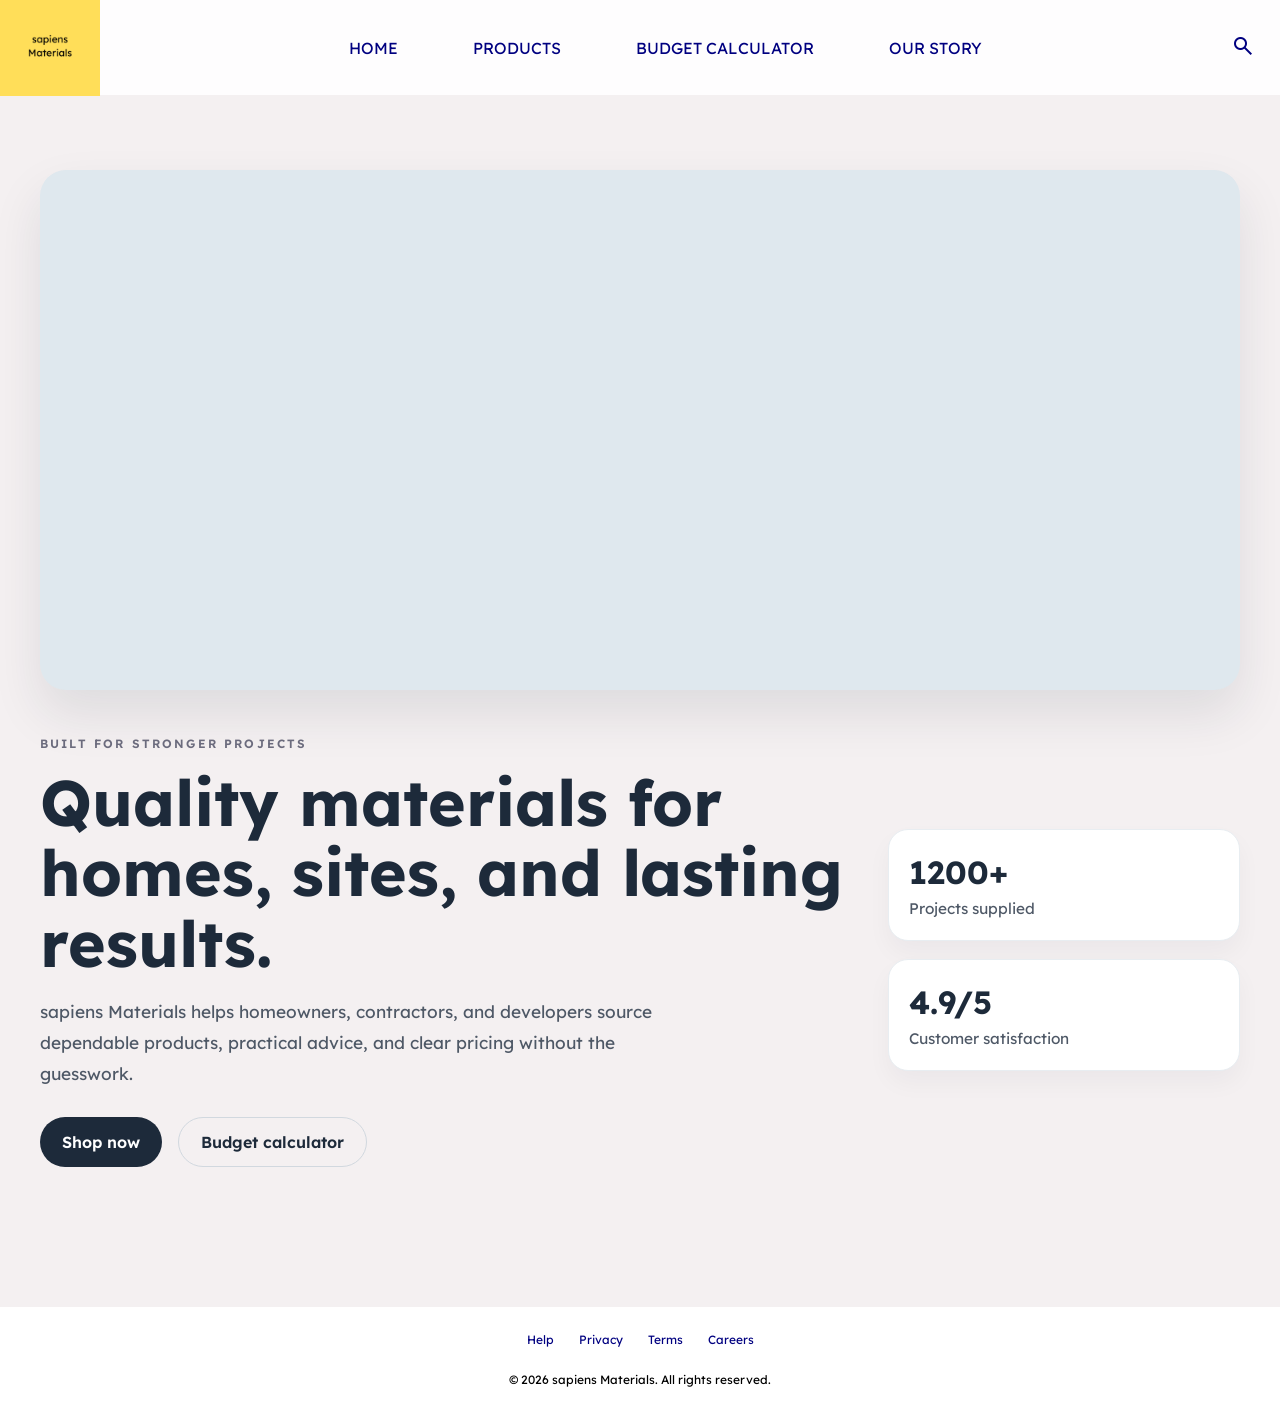
<file: index.html>
<!DOCTYPE html>
<html>
    <head>
        <link rel="stylesheet" href="styles/general.css">

        <link rel="stylesheet" href="styles/home.css">

        <link rel="preconnect" href="https://fonts.googleapis.com">
        <link rel="preconnect" href="https://fonts.gstatic.com" crossorigin>
        <link href="https://fonts.googleapis.com/css2?family=Lexend+Deca:wght@100..900&display=swap" rel="stylesheet">

        <link rel="stylesheet" href="https://fonts.googleapis.com/css2?family=Material+Symbols+Outlined:opsz,wght,FILL,GRAD@20..48,100..700,0..1,-50..200&icon_names=search" />
    </head>
    
    <body>
        <header>
            <nav>
                <a href="index.html"><img class="logo" src="assets/logo.png"></a>

                <ul>
                    <li><a href="index.html">HOME</a></li>

                    <li><a href="products.html">PRODUCTS</a></li>

                    <li><a href="budget-calculator.html">BUDGET CALCULATOR</a></li>

                    <li><a href="our-story.html">OUR STORY</a></li>
                </ul>

                <a href=""><span class="material-symbols-outlined">search</span></a>
            </nav>
        </header>

        <main class="home-page">
            <video autoplay loop muted src="assets/video.mp4"></video>

            <section class="home-hero">
                <div class="hero-copy">
                    <p class="eyebrow">Built for stronger projects</p>
                    <h1>Quality materials for homes, sites, and lasting results.</h1>
                    <p class="lead">
                        sapiens Materials helps homeowners, contractors, and developers source dependable products,
                        practical advice, and clear pricing without the guesswork.
                    </p>

                    <div class="hero-actions">
                        <a class="button primary" href="products.html">Shop now</a>
                        <a class="button secondary" href="budget-calculator.html">Budget calculator</a>
                    </div>
                </div>

                <div class="hero-panel">
                    <div class="mini-stat">
                        <strong>1200+</strong>
                        <span>Projects supplied</span>
                    </div>
                    <div class="mini-stat">
                        <strong>4.9/5</strong>
                        <span>Customer satisfaction</span>
                    </div>
                </div>
            </section>

        </main>

        <footer>
            <ul>
                <li><a href="">Help</a></li>

                <li><a href="">Privacy</a></li>

                <li><a href="">Terms</a></li>

                <li><a href="">Careers</a></li>
            </ul>

            <div>&copy; 2026 sapiens Materials. All rights reserved.</div>
        </footer>
        
    </body>
</html>
</file>
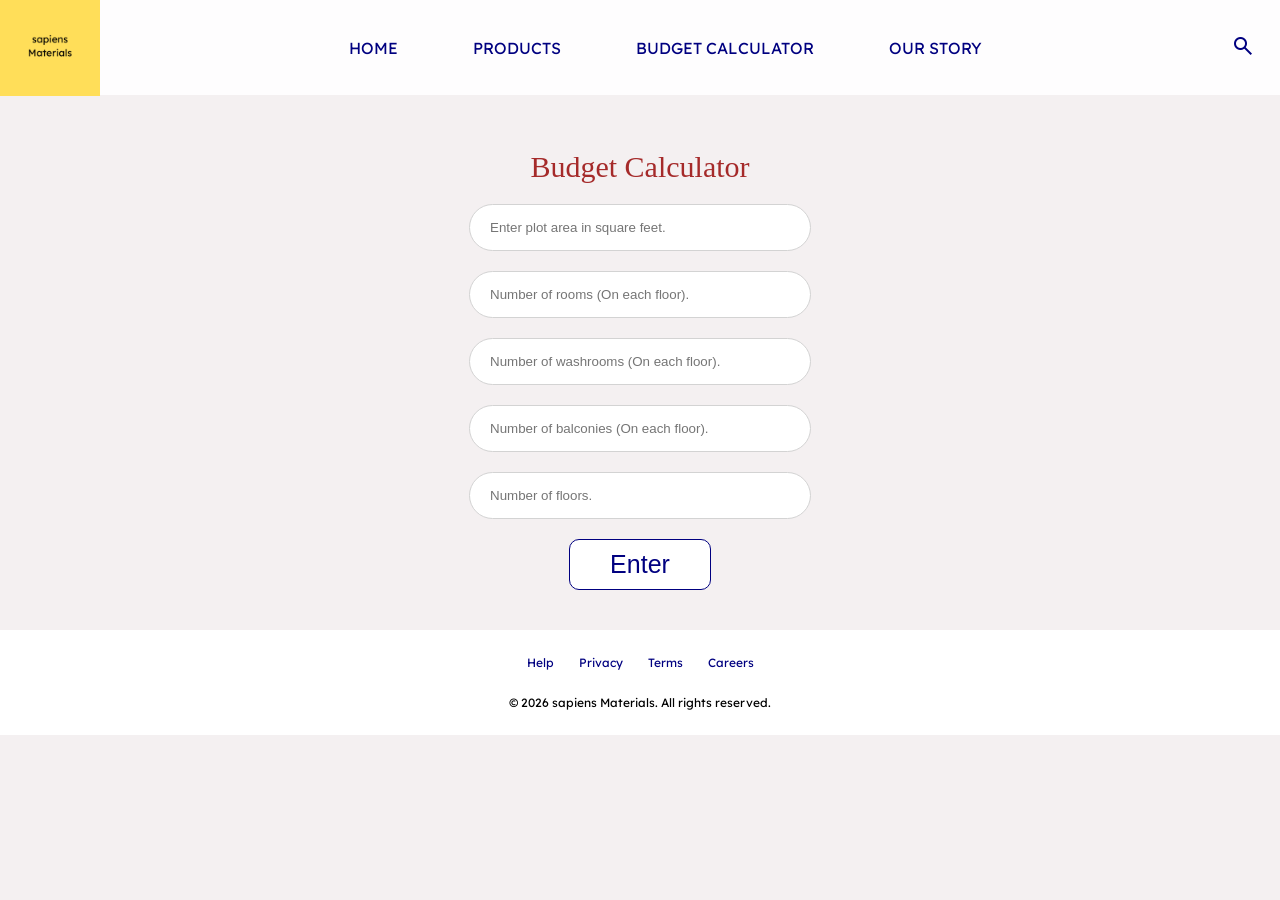
<file: budget-calculator.html>
<!DOCTYPE html>
<html>
    <head>
        <link rel="stylesheet" href="styles/general.css">

        <link rel="stylesheet" href="styles/budget-calculator.css">

        <link rel="preconnect" href="https://fonts.googleapis.com">
        <link rel="preconnect" href="https://fonts.gstatic.com" crossorigin>
        <link href="https://fonts.googleapis.com/css2?family=Lexend+Deca:wght@100..900&display=swap" rel="stylesheet">

        <link rel="preconnect" href="https://fonts.googleapis.com">
        <link rel="preconnect" href="https://fonts.gstatic.com" crossorigin>
        <link href="https://fonts.googleapis.com/css2?family=Edu+QLD+Hand:wght@400..700&family=Lexend+Deca:wght@100..900&display=swap" rel="stylesheet">

        <link rel="stylesheet" href="https://fonts.googleapis.com/css2?family=Material+Symbols+Outlined:opsz,wght,FILL,GRAD@20..48,100..700,0..1,-50..200&icon_names=search" />
    </head>

    <body>
        <header>
            <nav>
                <a href="index.html"><img class="logo" src="assets/logo.png"></a>

                <ul>
                    <li><a href="index.html">HOME</a></li>

                    <li><a href="products.html">PRODUCTS</a></li>

                    <li><a href="budget-calculator.html">BUDGET CALCULATOR</a></li>

                    <li><a href="our-story.html">OUR STORY</a></li>
                </ul>

                <a href=""><span class="material-symbols-outlined">search</span></a>
            </nav>
        </header>

        <main>
            <div class="calculator-title">Budget Calculator</div>

            <form id="budget-form" novalidate>
                <input name="area" type="number" min="1" placeholder="Enter plot area in square feet.">

                <input name="rooms" type="number" min="0" placeholder="Number of rooms (On each floor).">

                <input name="washrooms" type="number" min="0" placeholder="Number of washrooms (On each floor).">

                <input name="balconies" type="number" min="0" placeholder="Number of balconies (On each floor).">

                <input name="floors" type="number" min="1" placeholder="Number of floors.">

                <button type="button" onclick="calculateBudget()">Enter</button>
            </form>

            <section id="calculator-results" hidden>
                <h2>Recommended quantities</h2>
                <ul id="recommendations"></ul>
                <p id="estimated-total"></p>
            </section>
        </main>

        <footer>
            <ul>
                <li><a href="">Help</a></li>

                <li><a href="">Privacy</a></li>

                <li><a href="">Terms</a></li>

                <li><a href="">Careers</a></li>
            </ul>

            <div>&copy; 2026 sapiens Materials. All rights reserved.</div>
        </footer>
        
        <script src="scripts/products.js"></script>
        <script src="scripts/budget-calculator.js"></script>
    </body>
</html>
</file>
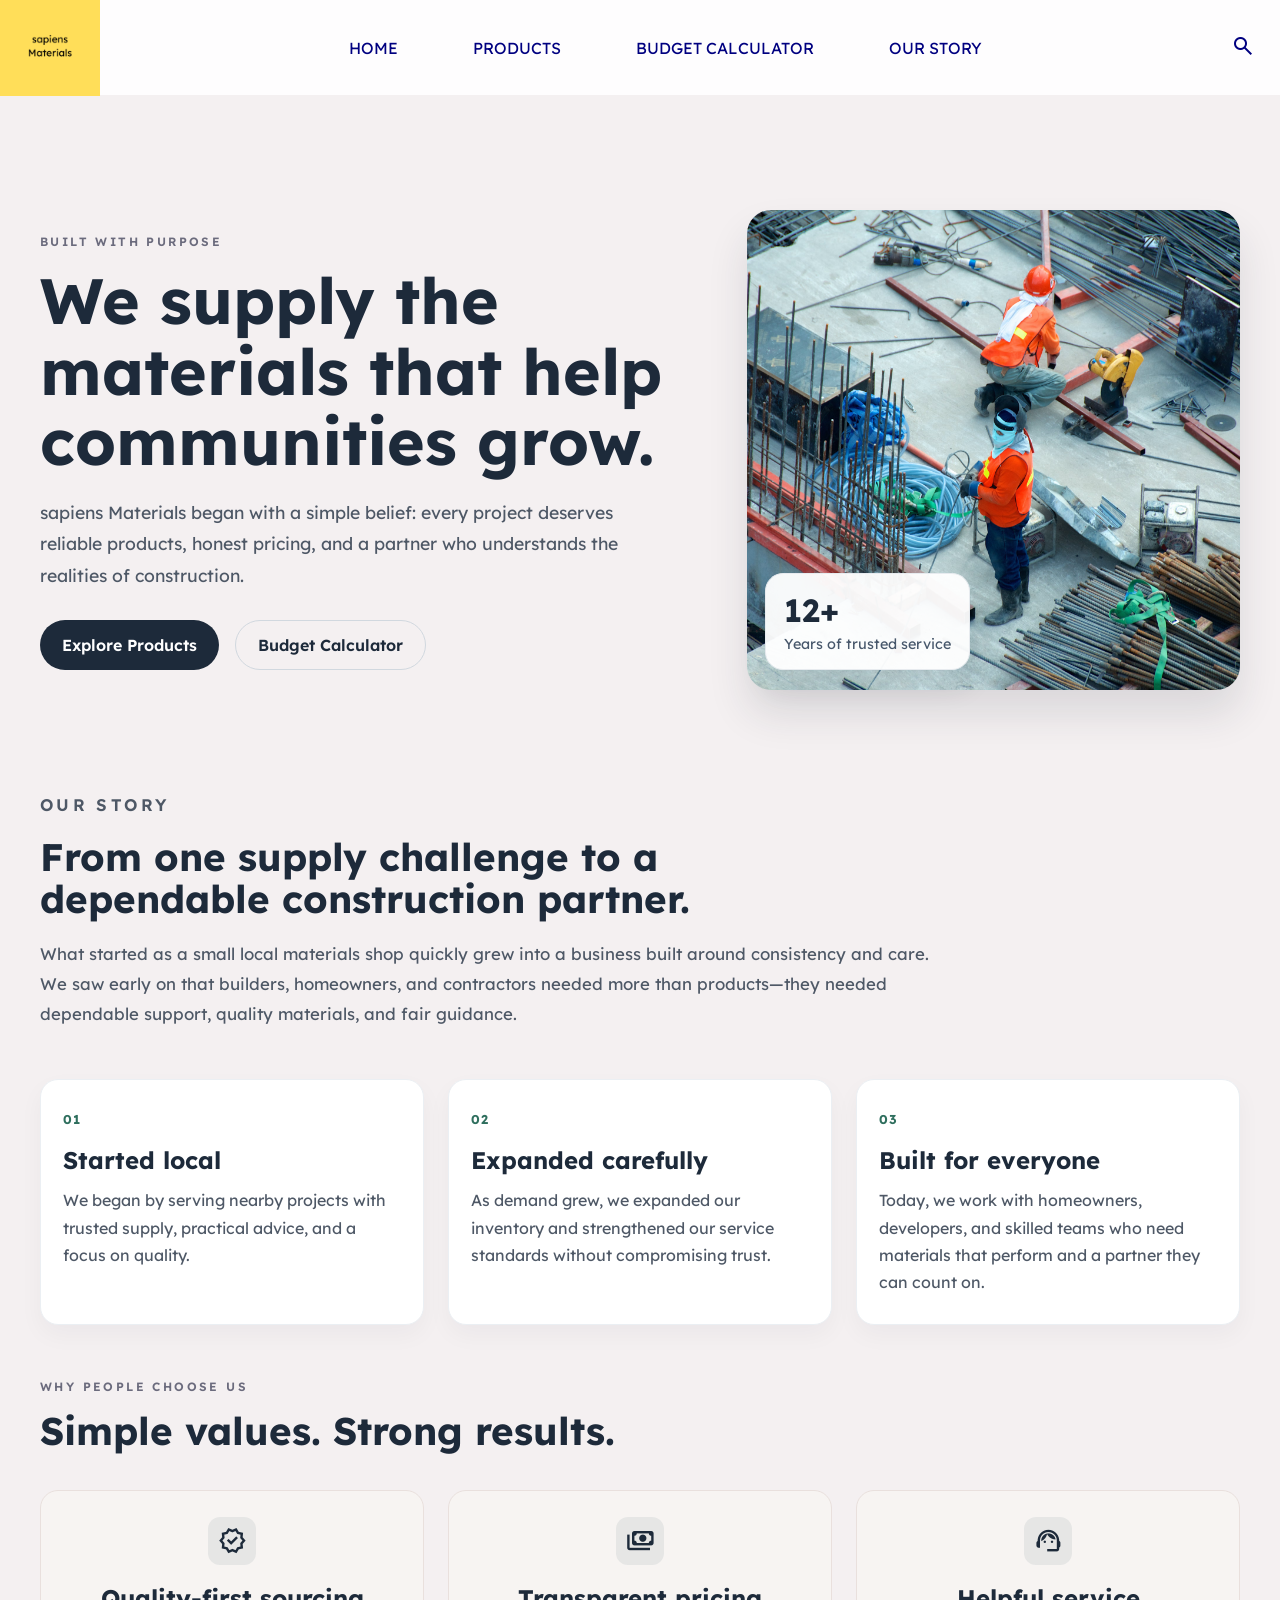
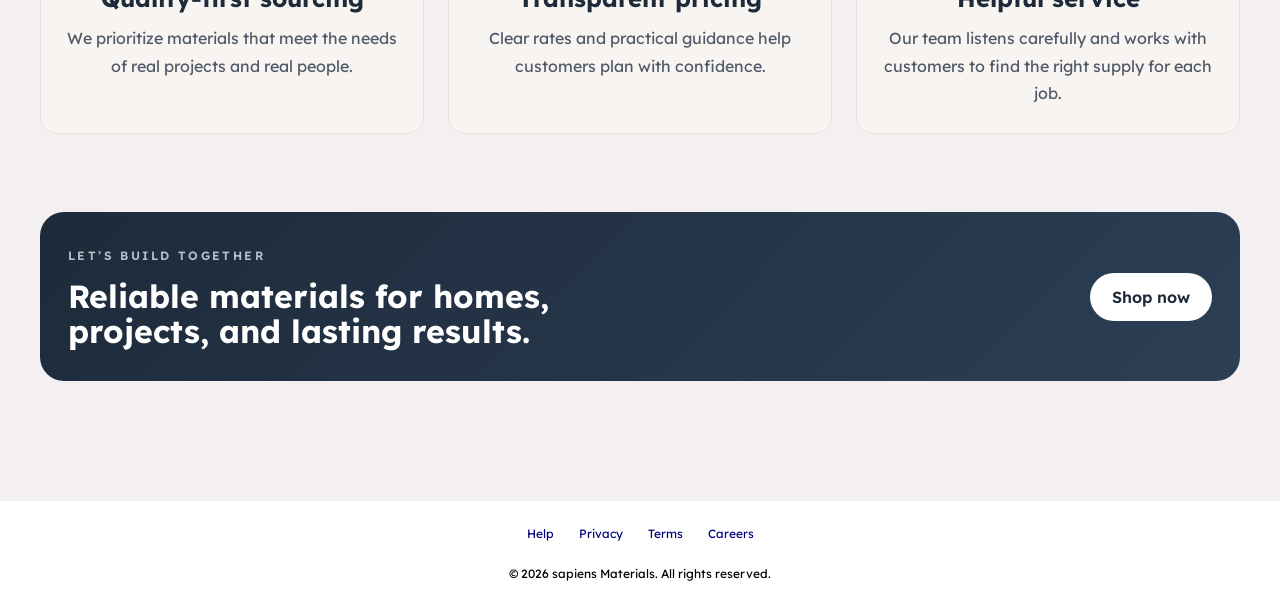
<file: our-story.html>
<!DOCTYPE html>
<html>
    <head>
        <link rel="stylesheet" href="styles/general.css">

        <link rel="stylesheet" href="styles/our-story.css">

        <link rel="preconnect" href="https://fonts.googleapis.com">
        <link rel="preconnect" href="https://fonts.gstatic.com" crossorigin>
        <link href="https://fonts.googleapis.com/css2?family=Lexend+Deca:wght@100..900&display=swap" rel="stylesheet">

        <link rel="stylesheet" href="https://fonts.googleapis.com/css2?family=Material+Symbols+Outlined:opsz,wght,FILL,GRAD@24,400,0,0" />
    </head>

    <body>
        <header>
            <nav>
                <a href="index.html"><img class="logo" src="assets/logo.png"></a>

                <ul>
                    <li><a href="index.html">HOME</a></li>

                    <li><a href="products.html">PRODUCTS</a></li>

                    <li><a href="budget-calculator.html">BUDGET CALCULATOR</a></li>

                    <li><a href="our-story.html">OUR STORY</a></li>
                </ul>

                <a href=""><span class="material-symbols-outlined">search</span></a>
            </nav>
        </header>

        <main class="story-page">
            <section class="hero-section">
                <div class="hero-copy">
                    <p class="eyebrow">Built with purpose</p>
                    <h1>We supply the materials that help communities grow.</h1>
                    <p class="lead">
                        sapiens Materials began with a simple belief: every project deserves reliable products,
                        honest pricing, and a partner who understands the realities of construction.
                    </p>
                    <div class="hero-actions">
                        <a class="button primary" href="products.html">Explore Products</a>
                        <a class="button secondary" href="budget-calculator.html">Budget Calculator</a>
                    </div>
                </div>

                <div class="hero-visual">
                    <img src="assets/story-image.avif" alt="Construction workers installing reinforcing steel on a building site">
                    <div class="floating-card">
                        <strong>12+</strong>
                        <span>Years of trusted service</span>
                    </div>
                </div>
            </section>

            <section class="story-intro">
                <div class="section-heading">
                    <p class="eyebrow">Our story</p>
                    <h2>From one supply challenge to a dependable construction partner.</h2>
                </div>
                <p>
                    What started as a small local materials shop quickly grew into a business built around
                    consistency and care. We saw early on that builders, homeowners, and contractors needed
                    more than products—they needed dependable support, quality materials, and fair guidance.
                </p>
            </section>

            <section class="journey-grid">
                <article class="journey-item">
                    <span class="step-number">01</span>
                    <h3>Started local</h3>
                    <p>
                        We began by serving nearby projects with trusted supply, practical advice, and a focus on quality.
                    </p>
                </article>

                <article class="journey-item">
                    <span class="step-number">02</span>
                    <h3>Expanded carefully</h3>
                    <p>
                        As demand grew, we expanded our inventory and strengthened our service standards without compromising trust.
                    </p>
                </article>

                <article class="journey-item">
                    <span class="step-number">03</span>
                    <h3>Built for everyone</h3>
                    <p>
                        Today, we work with homeowners, developers, and skilled teams who need materials that perform and a partner they can count on.
                    </p>
                </article>
            </section>

            <section class="values-section">
                <div class="section-heading left-align">
                    <p class="eyebrow">Why people choose us</p>
                    <h2>Simple values. Strong results.</h2>
                </div>

                <div class="values-grid">
                    <div class="value-card">
                        <span class="value-icon"><span class="material-symbols-outlined">verified</span></span>
                        <h3>Quality-first sourcing</h3>
                        <p>We prioritize materials that meet the needs of real projects and real people.</p>
                    </div>

                    <div class="value-card">
                        <span class="value-icon"><span class="material-symbols-outlined">payments</span></span>
                        <h3>Transparent pricing</h3>
                        <p>Clear rates and practical guidance help customers plan with confidence.</p>
                    </div>

                    <div class="value-card">
                        <span class="value-icon"><span class="material-symbols-outlined">support_agent</span></span>
                        <h3>Helpful service</h3>
                        <p>Our team listens carefully and works with customers to find the right supply for each job.</p>
                    </div>
                </div>
            </section>

            <section class="cta-section">
                <div>
                    <p class="eyebrow">Let’s build together</p>
                    <h2>Reliable materials for homes, projects, and lasting results.</h2>
                </div>
                <a class="button primary" href="products.html">Shop now</a>
            </section>
        </main>

        <footer>
            <ul>
                <li><a href="">Help</a></li>

                <li><a href="">Privacy</a></li>

                <li><a href="">Terms</a></li>

                <li><a href="">Careers</a></li>
            </ul>

            <div>&copy; 2026 sapiens Materials. All rights reserved.</div>
        </footer>
        
    </body>
</html>
</file>
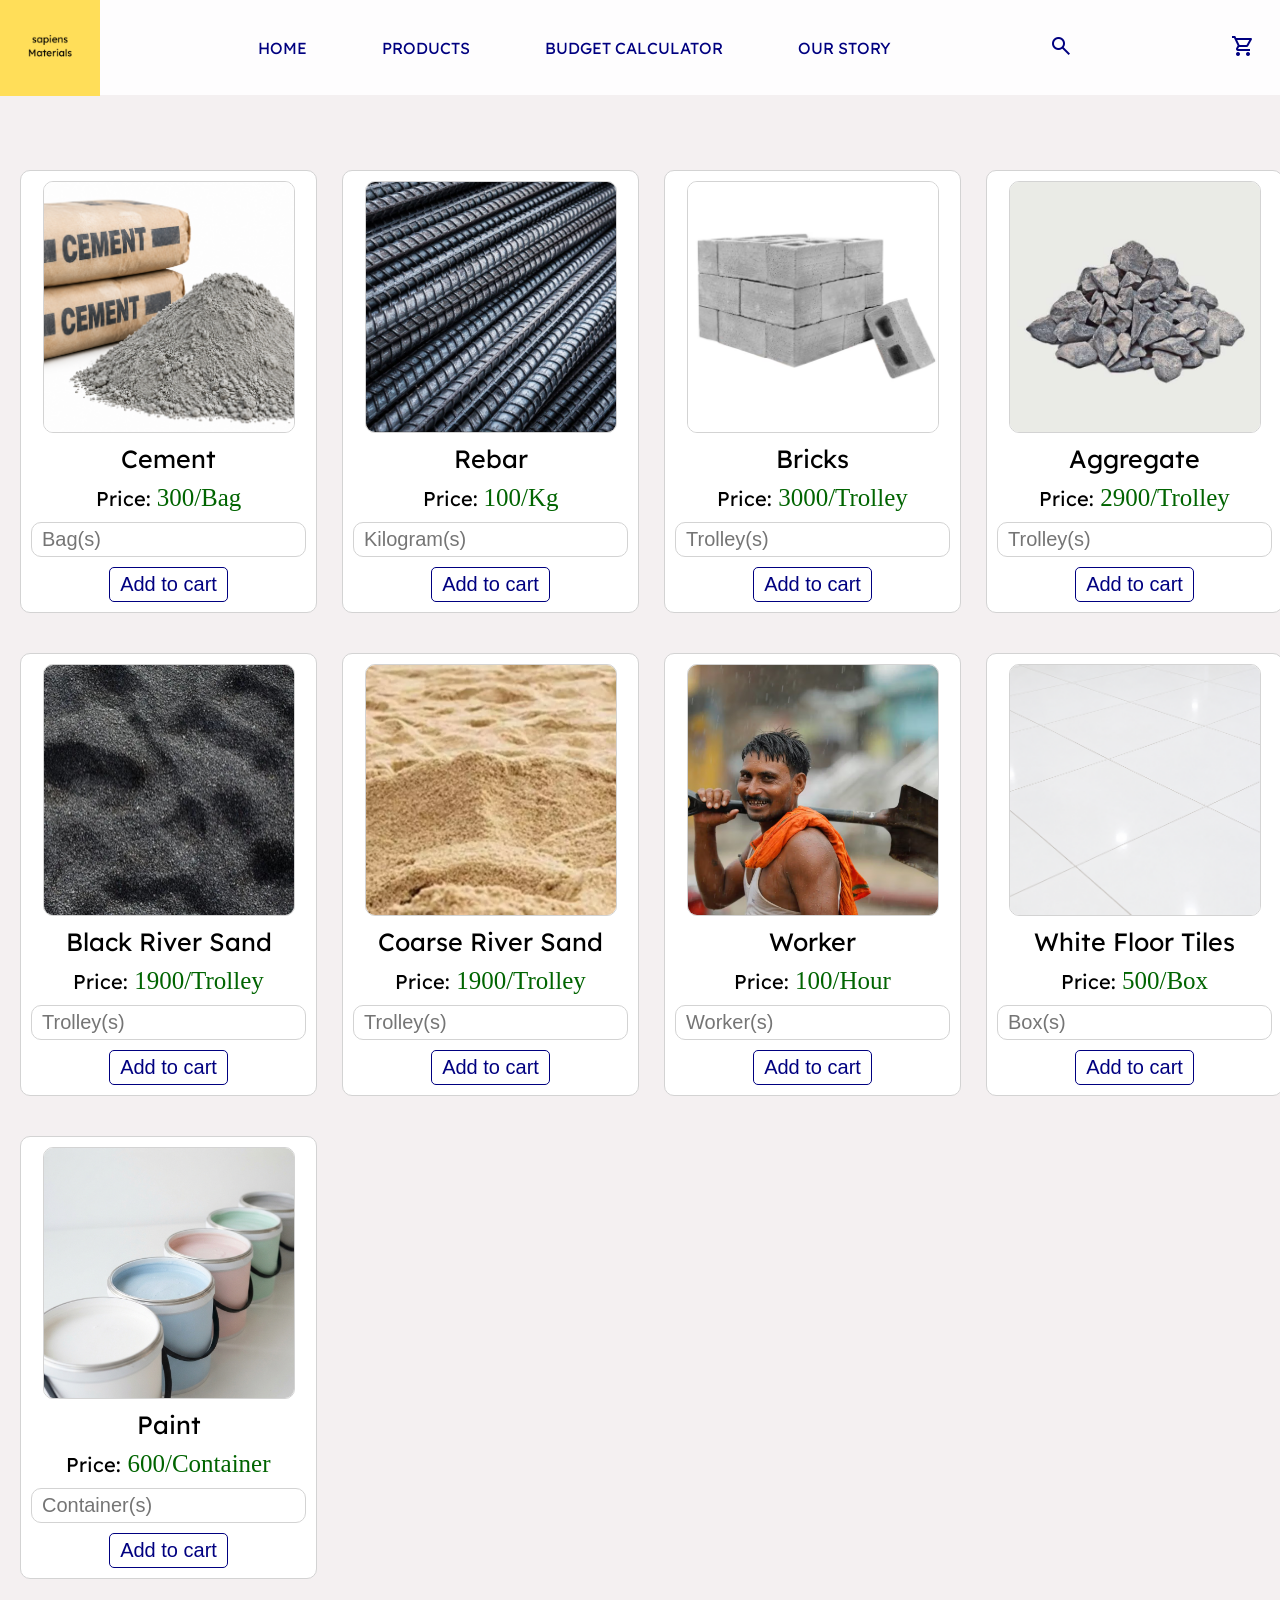
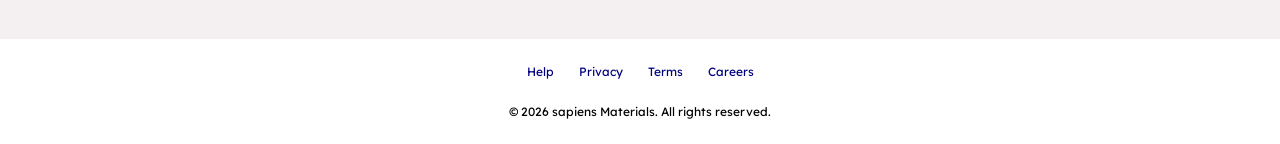
<file: products.html>
<!DOCTYPE html>
<html>
    <head>
        <link rel="stylesheet" href="styles/general.css">

        <link rel="stylesheet" href="styles/products.css">

        <link rel="preconnect" href="https://fonts.googleapis.com">
        <link rel="preconnect" href="https://fonts.gstatic.com" crossorigin>
        <link href="https://fonts.googleapis.com/css2?family=Lexend+Deca:wght@100..900&display=swap" rel="stylesheet">

        <link href="https://fonts.googleapis.com/css2?family=Material+Symbols+Outlined&family=Material+Symbols+Rounded" rel="stylesheet">
    </head>

    <body>
        <header>
            <nav>
                <a href="index.html"><img class="logo" src="assets/logo.png"></a>

                <ul>
                    <li><a href="index.html">HOME</a></li>

                    <li><a href="products.html">PRODUCTS</a></li>

                    <li><a href="budget-calculator.html">BUDGET CALCULATOR</a></li>

                    <li><a href="our-story.html">OUR STORY</a></li>
                </ul>

                <a href=""><span class="material-symbols-outlined">search</span></a>

                <a href="cart.html"><span class="material-symbols-outlined">shopping_cart</span></a>
            </nav>
        </header>

        <main>
            <div class="product cement">
                <img src="assets/cement.png">

                <div class="product-name">Cement</div>

                <div class="product-price">Price: <span>300/Bag</span></div>

                <input class="product-quantity" type="text" placeholder="Bag(s)">

                <button onclick="addToCart('cement');">Add to cart</button>
            </div>

            <div class="product rebar">
                <img src="assets/rebar.jpg">

                <div class="product-name">Rebar</div>

                <div class="product-price">Price: <span>100/Kg</span></div>

                <input class="product-quantity" type="text" placeholder="Kilogram(s)">

                <button onclick="addToCart('rebar');">Add to cart</button>
            </div>

            <div class="product">
                <img src="assets/bricks.avif">

                <div class="product-name">Bricks</div>

                <div class="product-price">Price: <span>3000/Trolley</span></div>

                <input type="text" placeholder="Trolley(s)">

                <button onclick="addToCart('bricks');">Add to cart</button>
            </div>

            <div class="product">
                <img src="assets/aggregate.jpg">

                <div class="product-name">Aggregate</div>

                <div class="product-price">Price: <span>2900/Trolley</span></div>

                <input type="text" placeholder="Trolley(s)">

                <button onclick="addToCart('aggregate');">Add to cart</button>
            </div>

            <div class="product">
                <img src="assets/black-river-sand.jpg">

                <div class="product-name">Black River Sand</div>

                <div class="product-price">Price: <span>1900/Trolley</span></div>

                <input type="text" placeholder="Trolley(s)">

                <button onclick="addToCart('black-river-sand');">Add to cart</button>
            </div>

            <div class="product">
                <img src="assets/coarse-river-sand.webp">

                <div class="product-name">Coarse River Sand</div>

                <div class="product-price">Price: <span>1900/Trolley</span></div>

                <input type="text" placeholder="Trolley(s)">

                <button onclick="addToCart('coarse-river-sand');">Add to cart</button>
            </div>

            <div class="product">
                <img src="assets/worker.avif">

                <div class="product-name">Worker</div>

                <div class="product-price">Price: <span>100/Hour</span></div>

                <input type="text" placeholder="Worker(s)">

                <button onclick="addToCart('worker');">Add to cart</button>
            </div>

            <div class="product">
                <img src="assets/white-floor-tiles.png">

                <div class="product-name">White Floor Tiles</div>

                <div class="product-price">Price: <span>500/Box</span></div>

                <input type="text" placeholder="Box(s)">

                <button onclick="addToCart('white-floor-tiles');">Add to cart</button>
            </div>

            <div class="product">
                <img src="assets/paint.png">

                <div class="product-name">Paint</div>

                <div class="product-price">Price: <span>600/Container</span></div>

                <input type="text" placeholder="Container(s)">

                <button onclick="addToCart('paint');">Add to cart</button>
            </div>
        </main>

        <footer>
            <ul>
                <li><a href="">Help</a></li>

                <li><a href="">Privacy</a></li>

                <li><a href="">Terms</a></li>

                <li><a href="">Careers</a></li>
            </ul>

            <div>&copy; 2026 sapiens Materials. All rights reserved.</div>
        </footer>
        
        <script src="scripts/products.js"></script>
    </body>
</html>
</file>
<file: styles/general.css>
* {
    margin: 0;
    padding: 0;
}

body {
    font-family: "Lexend Deca", sans-serif;
    margin-top: 150px;
    background-color: #f4f0f1;
}

a {
    text-decoration: none;
    color: navy;
}

nav {
    display: flex;
    justify-content: space-between;
    align-items: center;
    padding-left: 0;
    padding-right: 25px;
    background-color: rgba(255, 255, 255, 0.9);
    position: absolute;
    top: 0;
    left: 0;
    right: 0;
    height: 95px;
}

.logo {
    height: 100px;
}

nav ul {
    display: flex;
    gap: 75px;
    list-style-type: none;
}

nav ul a {
    position: relative;
    padding-bottom: 5px;
}

ul li a::after {
  content: "";
  position: absolute;
  bottom: 0;
  left: 0;
  width: 0;
  height: 1px;
  background-color: rgb(57, 57, 108);
  transition: width 0.3s ease-in-out;
}

ul li a:hover::after {
  width: 100%;
}

footer {
    display: flex;
    flex-direction: column;
    align-items: center;
    gap: 25px;
    font-size: 12px;
    padding: 25px;
    background-color: white;
    margin-top: 40px;
}

footer ul {
    display: flex;
    list-style-type: none;
    gap: 25px;
}
</file>
<file: styles/home.css>
body {
    margin-top: 150px;
}

.home-page {
    max-width: 1200px;
    margin: 0 auto;
    padding: 20px 20px 80px;
}

main video {
    display: block;
    width: 100%;
    height: 520px;
    object-fit: cover;
    border-radius: 26px;
    box-shadow: 0 24px 50px rgba(29, 42, 58, 0.10);
    background: #dfe8ee;
}

.home-hero {
    display: grid;
    grid-template-columns: 1.4fr 0.6fr;
    align-items: center;
    gap: 28px;
    padding: 42px 0 20px;
}

.eyebrow {
    display: inline-block;
    font-size: 12px;
    letter-spacing: 0.18em;
    text-transform: uppercase;
    color: #6b6b7d;
    margin-bottom: 16px;
    font-weight: 600;
}

.hero-copy h1 {
    color: #1d2a3a;
    line-height: 1.1;
    font-size: clamp(2.6rem, 5vw, 4.2rem);
    margin-bottom: 18px;
}

.lead {
    color: #4e5866;
    font-size: 1.08rem;
    line-height: 1.8;
    max-width: 640px;
}

.hero-actions {
    display: flex;
    flex-wrap: wrap;
    gap: 16px;
    margin-top: 28px;
}

.button {
    display: inline-flex;
    align-items: center;
    justify-content: center;
    min-height: 48px;
    padding: 0 22px;
    border-radius: 999px;
    font-weight: 600;
    transition: all 0.25s ease;
}

.button.primary {
    background-color: #1d2a3a;
    color: #fff;
}

.button.secondary {
    background-color: transparent;
    color: #1d2a3a;
    border: 1px solid #d1d8df;
}

.button:hover {
    transform: translateY(-1px);
}

.hero-panel {
    display: flex;
    flex-direction: column;
    gap: 18px;
    align-items: stretch;
}

.mini-stat {
    background: #ffffff;
    border: 1px solid #e8edf1;
    border-radius: 20px;
    padding: 22px 20px;
    box-shadow: 0 12px 24px rgba(25, 32, 42, 0.04);
}

.mini-stat strong {
    display: block;
    font-size: 2rem;
    color: #1d2a3a;
    margin-bottom: 6px;
}

.mini-stat span {
    color: #4e5866;
    font-size: 0.96rem;
}

@media (max-width: 980px) {
    .home-hero {
        grid-template-columns: 1fr;
    }
}

@media (max-width: 680px) {
    .home-page {
        padding: 15px 15px 60px;
    }

    main video {
        height: 280px;
    }

    .hero-actions {
        flex-direction: column;
    }

    .button {
        width: 100%;
    }
}
</file>
<file: styles/budget-calculator.css>
main {
    display: flex;
    flex-direction: column;
    justify-content: center;
    align-items: center;
    gap: 20px;
}

main div {
    font-family: "Edu QLD Hand", cursive;
    color: brown;
    font-size: 30px;
}

main form {
    display: flex;
    flex-direction: column;
    align-items: center;
    gap: 20px;
}

main input {
    outline: none;
    width: 300px;
    padding: 15px 20px;
    border: 1px solid lightgray;
    border-radius: 50px;
    -moz-appearance: textfield;
    appearance: textfield;
}

main input::-webkit-outer-spin-button,
main input::-webkit-inner-spin-button {
    -webkit-appearance: none;
    margin: 0;
}

main button {
    padding: 10px 40px;
    border: 1px solid navy;
    border-radius: 10px;
    background-color: white;
    color: navy;
    cursor: pointer;
    transition: all 0.1s;
    font-size: 25px;
}

main button:hover {
    padding: 10px 38px;
    border: 1px solid #474767;
    border-radius: 12px;
    background-color: #474767;
    color: white;
}

#calculator-results {
    width: min(100%, 340px);
    padding: 20px;
    border: 1px solid lightgray;
    border-radius: 10px;
    background-color: white;
}

#calculator-results h2 {
    margin-bottom: 10px;
    color: navy;
    font-size: 20px;
}

#recommendations {
    padding-left: 20px;
}

#recommendations li {
    padding: 4px 0;
}

#estimated-total {
    margin-top: 12px;
    font-weight: 700;
}
</file>
<file: styles/our-story.css>
body {
    margin-top: 150px;
}

.story-page {
    max-width: 1200px;
    margin: 0 auto;
    padding: 40px 20px 80px;
}

.hero-section {
    display: grid;
    grid-template-columns: 1.15fr 0.85fr;
    align-items: center;
    gap: 40px;
    padding: 20px 0 50px;
}

.eyebrow {
    display: inline-block;
    font-size: 12px;
    letter-spacing: 0.2em;
    text-transform: uppercase;
    color: #6b6b7d;
    margin-bottom: 16px;
    font-weight: 600;
}

.hero-copy h1,
.section-heading h2,
.cta-section h2 {
    color: #1d2a3a;
    line-height: 1.1;
}

.hero-copy h1 {
    font-size: clamp(2.6rem, 5vw, 4.2rem);
    margin-bottom: 20px;
}

.lead {
    color: #4e5866;
    font-size: 1.1rem;
    line-height: 1.8;
    max-width: 620px;
}

.hero-actions {
    display: flex;
    flex-wrap: wrap;
    gap: 16px;
    margin-top: 28px;
}

.button {
    display: inline-flex;
    align-items: center;
    justify-content: center;
    min-height: 48px;
    padding: 0 22px;
    border-radius: 999px;
    font-weight: 600;
    transition: all 0.25s ease;
}

.button.primary {
    background-color: #1d2a3a;
    color: #fff;
}

.button.secondary {
    background-color: transparent;
    color: #1d2a3a;
    border: 1px solid #d1d8df;
}

.button:hover {
    transform: translateY(-1px);
}

.hero-visual {
    position: relative;
    display: flex;
    justify-content: center;
    align-items: center;
}

.hero-visual img {
    width: 100%;
    max-width: 500px;
    height: 480px;
    object-fit: cover;
    border-radius: 24px;
    box-shadow: 0 24px 40px rgba(29, 42, 58, 0.12);
}

.floating-card {
    position: absolute;
    left: 18px;
    bottom: 20px;
    background: rgba(255, 255, 255, 0.95);
    border: 1px solid #e7ebef;
    border-radius: 18px;
    padding: 16px 18px;
    box-shadow: 0 16px 28px rgba(35, 43, 52, 0.12);
    display: flex;
    flex-direction: column;
    gap: 5px;
}

.floating-card strong {
    font-size: 2rem;
    color: #1d2a3a;
}

.floating-card span {
    color: #47576b;
    font-size: 0.9rem;
}

.story-intro,
.values-section {
    padding: 50px 0 20px;
}

.section-heading {
    margin-bottom: 18px;
}

.section-heading h2 {
    font-size: clamp(2rem, 3vw, 2.9rem);
    max-width: 700px;
}

.story-intro p {
    color: #4e5866;
    font-size: 1.05rem;
    line-height: 1.8;
    max-width: 900px;
}

.journey-grid {
    display: grid;
    grid-template-columns: repeat(3, minmax(0, 1fr));
    gap: 24px;
    padding-top: 30px;
}

.journey-item {
    background: #fff;
    padding: 28px 22px;
    border: 1px solid #ebeff3;
    border-radius: 18px;
    box-shadow: 0 10px 25px rgba(25, 32, 42, 0.04);
}

.step-number {
    display: inline-block;
    font-size: 0.8rem;
    letter-spacing: 0.1em;
    color: #2f6f5e;
    font-weight: 700;
    margin-bottom: 18px;
}

.journey-item h3,
.value-card h3 {
    color: #1d2a3a;
    margin-bottom: 12px;
    font-size: 1.5rem;
}

.journey-item p,
.value-card p {
    color: #4e5866;
    line-height: 1.7;
}

.values-grid {
    display: grid;
    grid-template-columns: repeat(3, minmax(0, 1fr));
    gap: 24px;
    padding-top: 20px;
}

.value-card {
    background: #f7f4f2;
    border: 1px solid #e9e0dd;
    border-radius: 18px;
    padding: 26px 20px;
    display: flex;
    flex-direction: column;
    align-items: center;
    text-align: center;
}

.material-symbols-outlined {
    font-family: "Material Symbols Outlined";
    font-weight: normal;
    font-style: normal;
    line-height: 1;
    letter-spacing: normal;
    text-transform: none;
    display: inline-block;
    white-space: nowrap;
    word-wrap: normal;
    direction: ltr;
    -webkit-font-smoothing: antialiased;
    font-variation-settings: "FILL" 0, "wght" 400, "GRAD" 0, "opsz" 24;
}

.value-icon {
    display: inline-flex;
    align-items: center;
    justify-content: center;
    width: 48px;
    height: 48px;
    color: #1d2a3a;
    background: rgba(32, 64, 77, 0.08);
    border-radius: 12px;
    margin-bottom: 18px;
    flex: 0 0 48px;
}

.value-icon .material-symbols-outlined {
    font-size: 1.8rem;
    line-height: 1;
}

.cta-section {
    margin-top: 58px;
    background: linear-gradient(135deg, #1d2a3a 0%, #2c3f55 100%);
    border-radius: 24px;
    padding: 32px 28px;
    display: flex;
    align-items: center;
    justify-content: space-between;
    gap: 20px;
}

.cta-section .eyebrow {
    color: rgba(255, 255, 255, 0.7);
}

.cta-section h2 {
    color: white;
    font-size: clamp(1.8rem, 2.5vw, 2.6rem);
    max-width: 620px;
}

.cta-section .button.primary {
    background-color: #fff;
    color: #1d2a3a;
}

@media (max-width: 900px) {
    .hero-section,
    .journey-grid,
    .values-grid {
        grid-template-columns: 1fr;
    }

    .hero-copy {
        order: 1;
    }

    .hero-visual {
        order: 2;
    }

    .cta-section {
        flex-direction: column;
        align-items: flex-start;
    }
}

@media (max-width: 680px) {
    nav {
        gap: 15px;
        padding-right: 15px;
    }

    nav ul {
        gap: 20px;
        font-size: 12px;
    }

    .logo {
        height: 75px;
    }

    .hero-visual img {
        height: 360px;
    }

    .button {
        width: 100%;
    }

    .hero-actions {
        flex-direction: column;
    }
}
</file>
<file: styles/products.css>
main {
    display: grid;
    grid-template-columns: 1fr 1fr 1fr 1fr;
    column-gap: 25px;
    row-gap: 40px;
    padding: 20px;
}

.product {
    display: flex;
    flex-direction: column;
    justify-content: center;
    align-items: center;
    gap: 10px;
    padding: 10px;
    border: 1px solid lightgray;
    border-radius: 10px;
    width: fit-content;
    font-size: 25px;
    background-color: white;
}

.product:hover {
    background-color: white;
}

.product img {
    width: 250px;
    height: 250px;
    object-fit: cover;
    border: 1px solid lightgray;
    border-radius: 10px;
}

.product-price {
    font-size: 20px;
}

.product-price span {
    font-size: 25px;
    font-family: 'Times New Roman', Times, serif;
    color: darkgreen;
}

.product input {
    padding: 5px 10px;
    outline: none;
    border: 1px solid lightgray;
    border-radius: 10px;
}

.product button {
    padding: 5px 10px;
    border: 1px solid navy;
    border-radius: 5px;
    background-color: white;
    color: navy;
    cursor: pointer;
    transition: all 0.5s;
}

.product button:hover {
    border: 1px solid white;
    background-color: #474767;
    color: white;
}

.product input, button {
    font-size: 20px;
}
</file>
